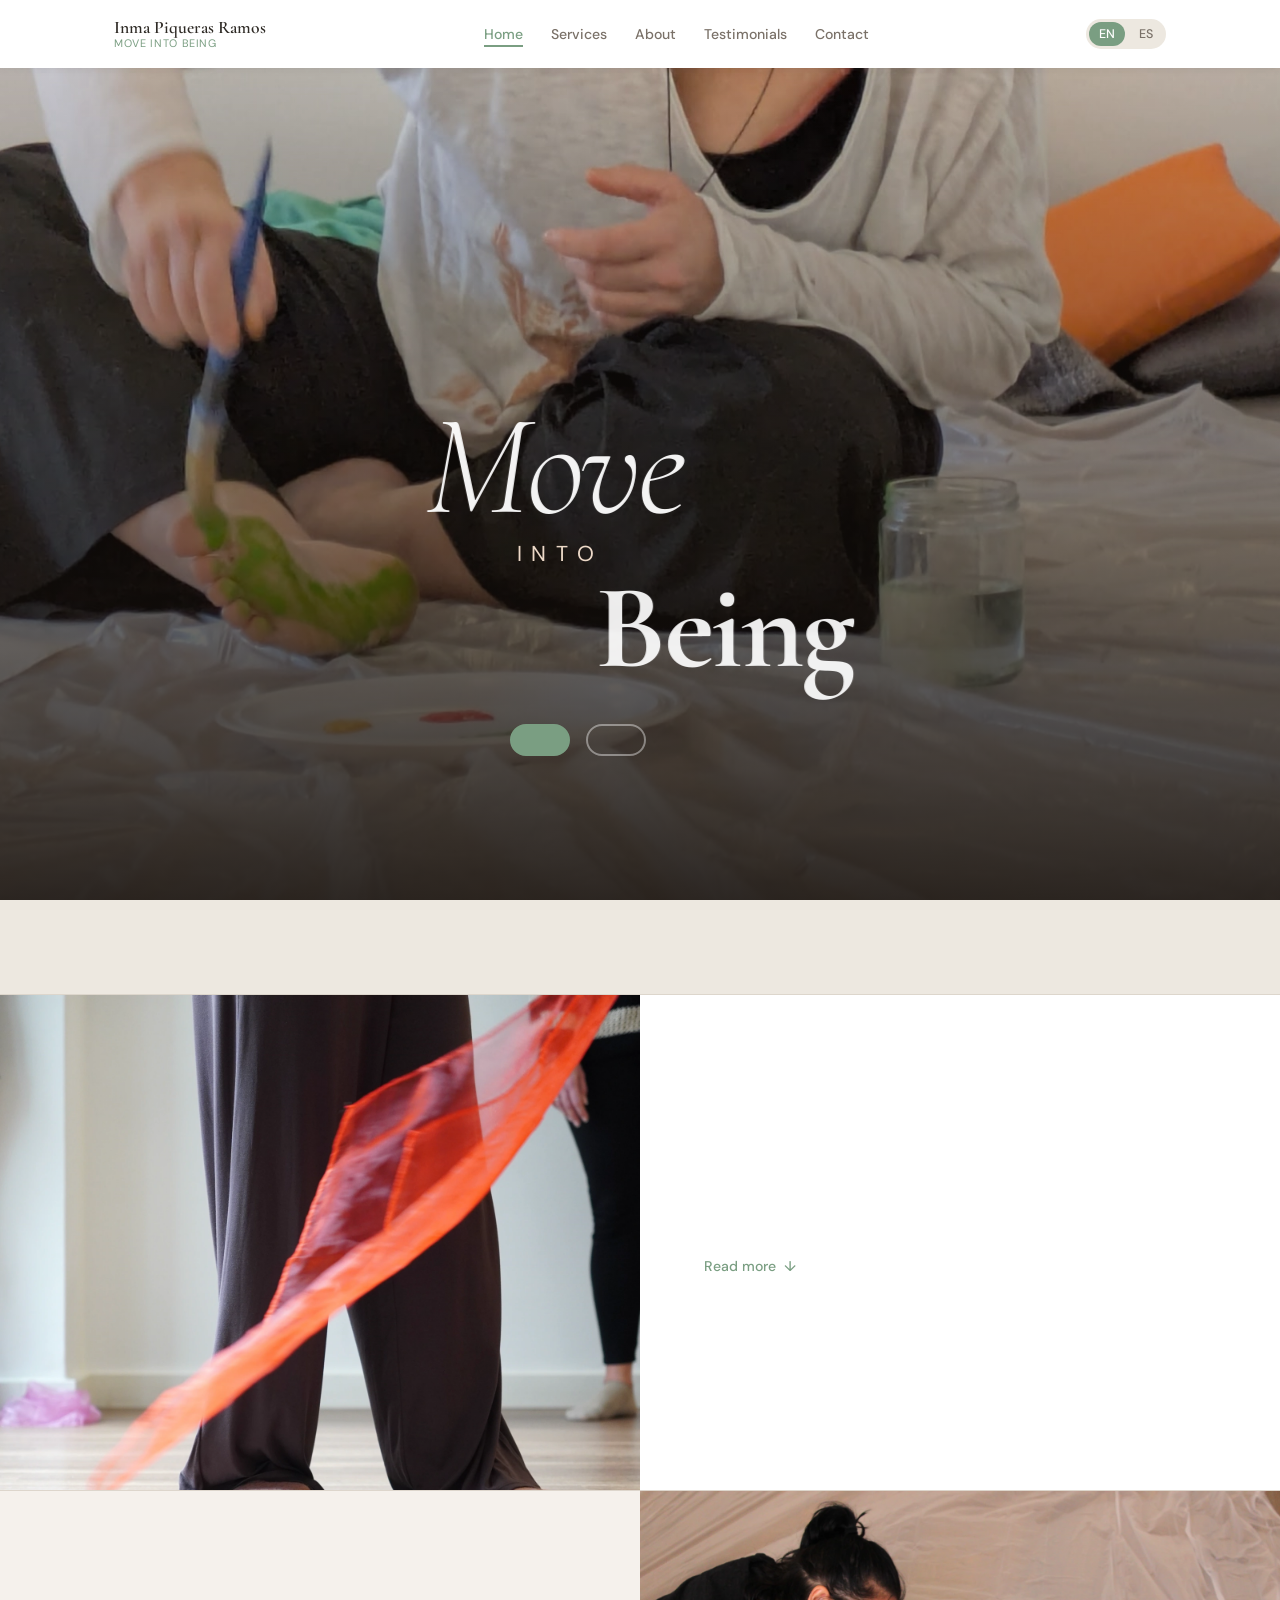
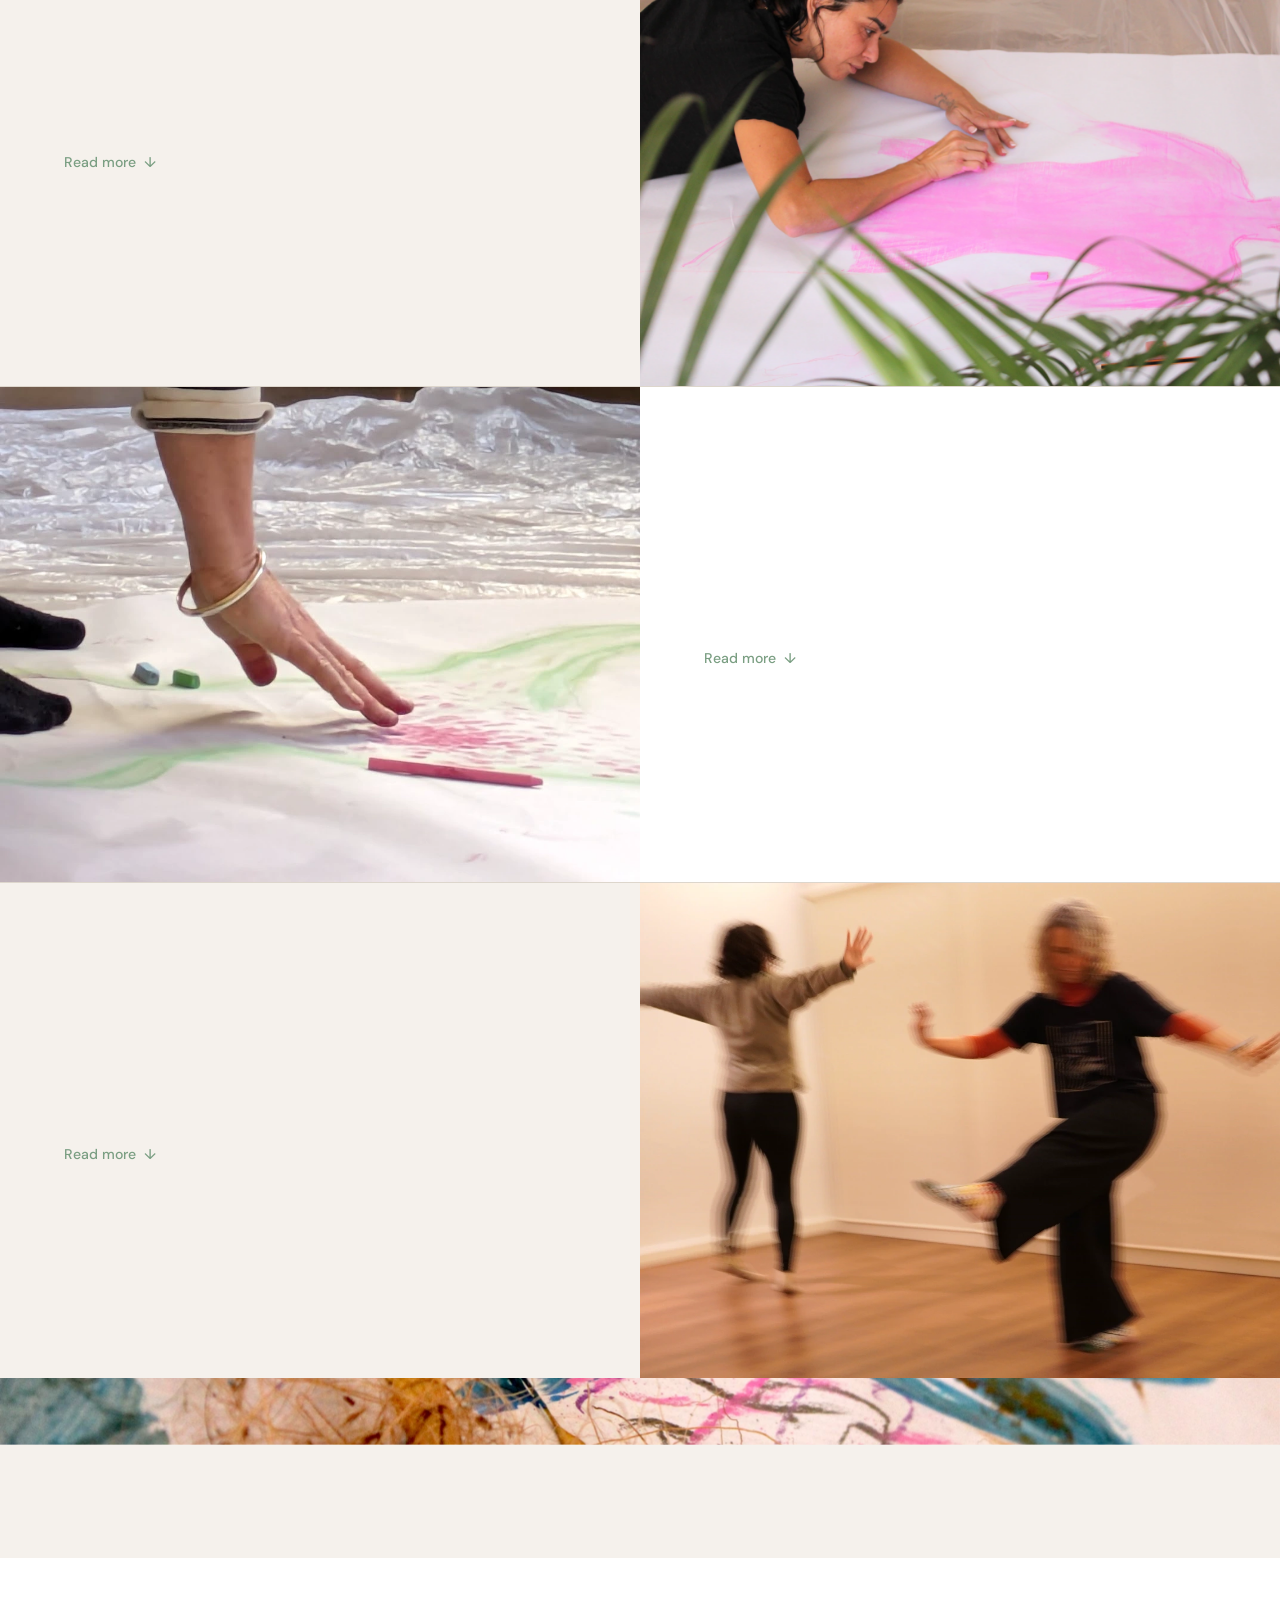
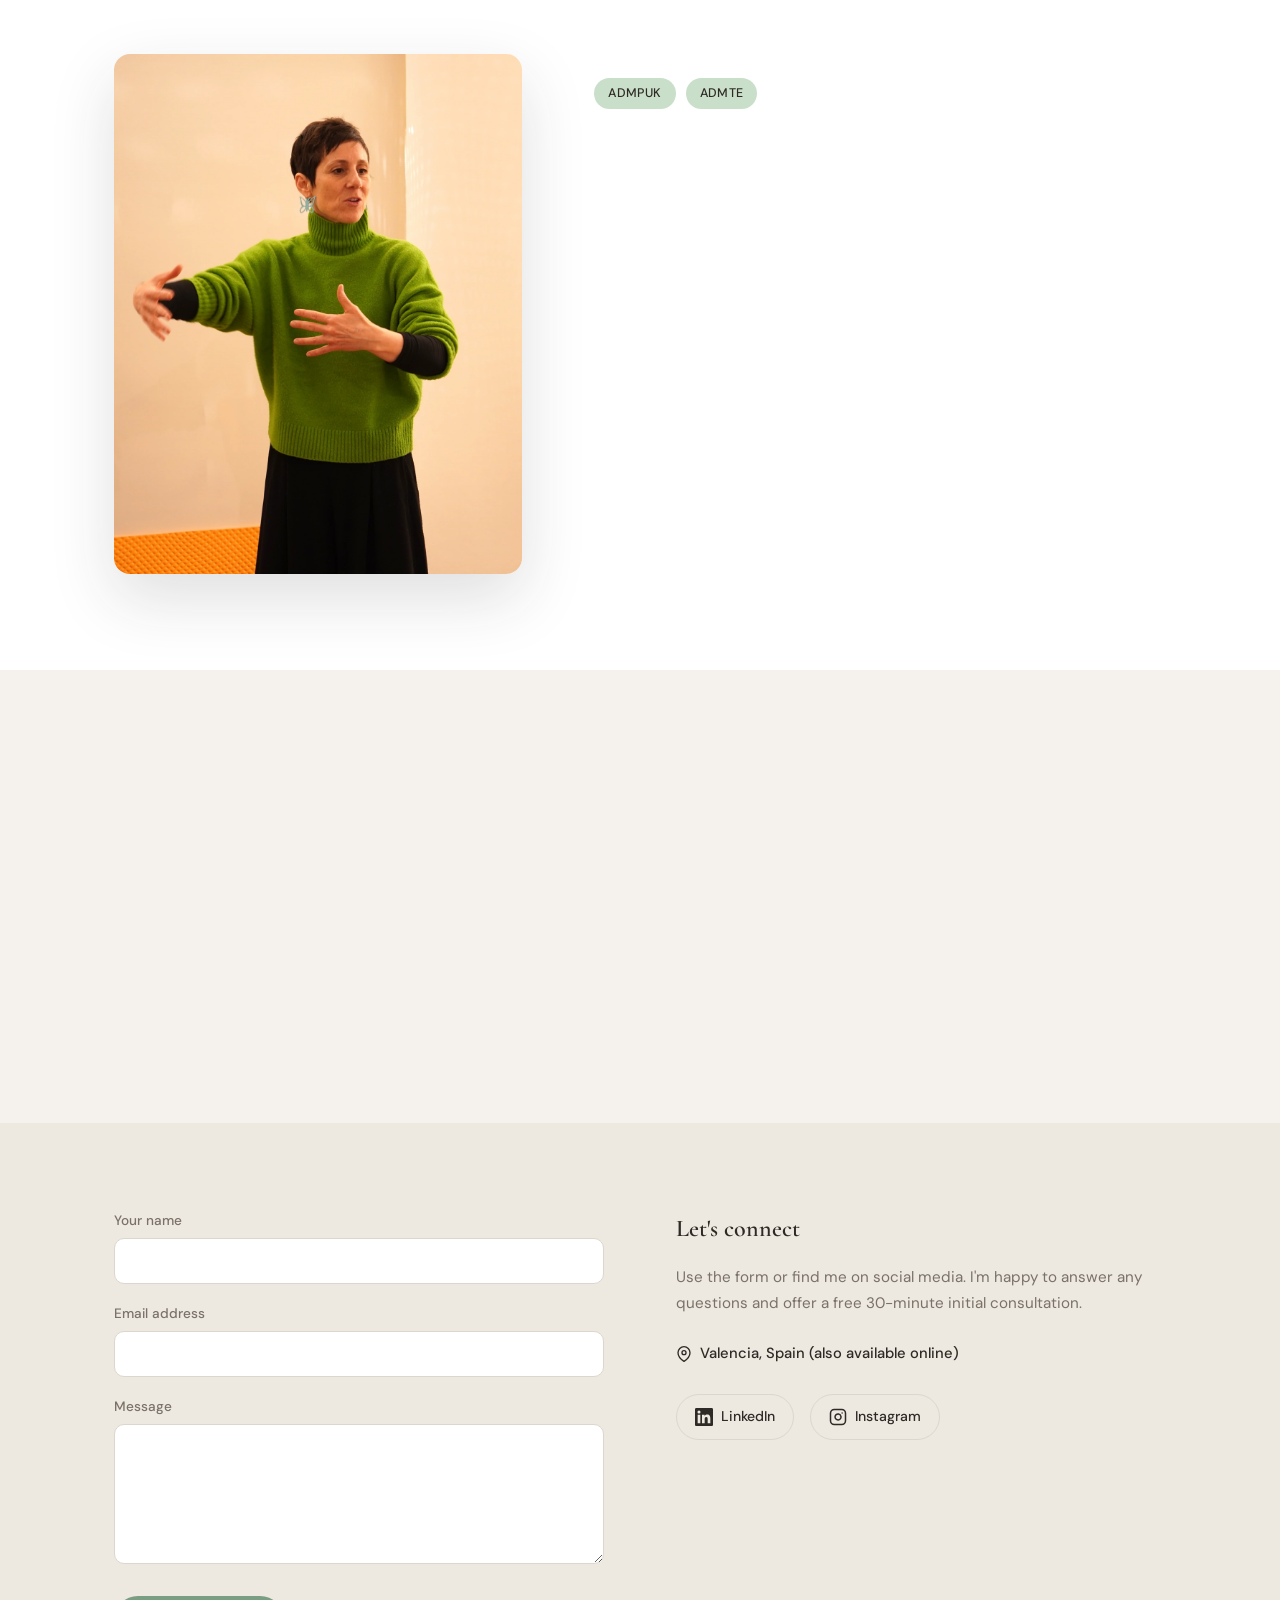
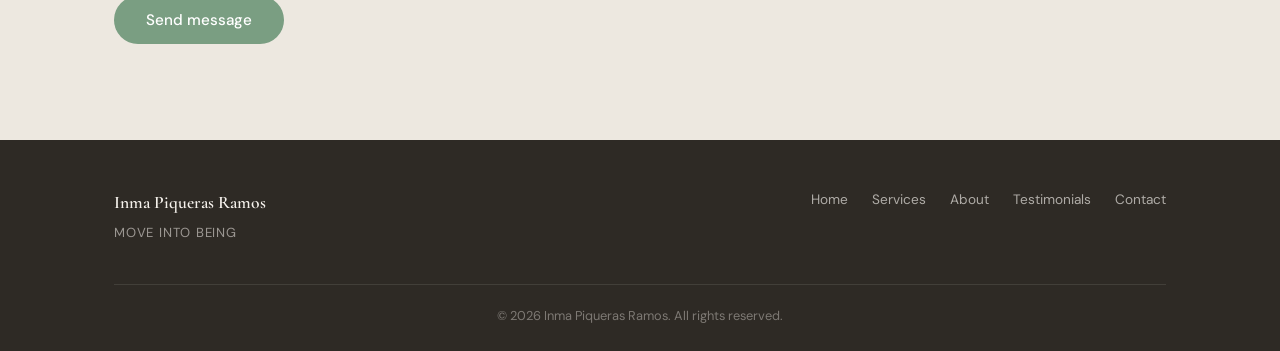
<file: index.html>
<!DOCTYPE html>
<html lang="en">
<head>
  <meta charset="UTF-8" />
  <meta name="viewport" content="width=device-width, initial-scale=1.0" />
  <meta name="description" content="Inma Piqueras Ramos — Dance Movement Psychotherapist, Supervisor and Trainer based in Valencia, Spain. Individual and group therapy, supervision, and training." />
  <title>Inma Piqueras Ramos · Move Into Being</title>

  <!-- Favicon placeholder -->
  <link rel="icon" type="image/svg+xml" href="data:image/svg+xml,<svg xmlns='http://www.w3.org/2000/svg' viewBox='0 0 100 100'><text y='.9em' font-size='90'>🌿</text></svg>" />

  <!-- Design tokens first, then site styles -->
  <link rel="stylesheet" href="config.css" />
  <link rel="stylesheet" href="style.css" />
</head>

<body data-lang="en">

<!-- ===========================
     HEADER / NAV
     =========================== -->
<header id="site-header" role="banner">
  <div class="container">
    <nav class="nav-inner" aria-label="Main navigation">

      <a href="#hero" class="nav-logo" aria-label="Inma Piqueras Ramos — home">
        <span class="logo-name">Inma Piqueras Ramos</span>
        <span class="logo-tagline">Move Into Being</span>
      </a>

      <ul class="nav-links" role="list">
        <li><a href="#hero"
               data-en="Home"
               data-es="Inicio">Home</a></li>
        <li><a href="#services"
               data-en="Services"
               data-es="Servicios">Services</a></li>
        <li><a href="#about"
               data-en="About"
               data-es="Sobre mí">About</a></li>
        <li><a href="#testimonials"
               data-en="Testimonials"
               data-es="Testimonios">Testimonials</a></li>
        <li><a href="#contact"
               data-en="Contact"
               data-es="Contacto">Contact</a></li>
      </ul>

      <div class="lang-toggle" role="group" aria-label="Language selection">
        <button class="lang-btn active"
                data-lang="en"
                aria-pressed="true"
                aria-label="Switch to English">EN</button>
        <button class="lang-btn"
                data-lang="es"
                aria-pressed="false"
                aria-label="Cambiar a español">ES</button>
      </div>

      <button id="nav-hamburger"
              class="nav-hamburger"
              aria-label="Open navigation menu"
              aria-expanded="false"
              aria-controls="nav-mobile">☰</button>

    </nav>

    <!-- Mobile dropdown nav -->
    <nav id="nav-mobile" class="nav-mobile" aria-label="Mobile navigation">
      <a href="#hero"
         data-en="Home"
         data-es="Inicio">Home</a>
      <a href="#services"
         data-en="Services"
         data-es="Servicios">Services</a>
      <a href="#about"
         data-en="About"
         data-es="Sobre mí">About</a>
      <a href="#testimonials"
         data-en="Testimonials"
         data-es="Testimonios">Testimonials</a>
      <a href="#contact"
         data-en="Contact"
         data-es="Contacto">Contact</a>
    </nav>
  </div>
</header>


<!-- ===========================
     HERO
     =========================== -->
<section id="hero" aria-label="Introduction">

  <div class="hero-bg" aria-hidden="true">
    <img src="images/body_mapping/green_foot.webp" alt="" />
  </div>
  <div class="hero-overlay" aria-hidden="true"></div>

  <div class="container">
    <div class="hero-content">

      <span class="hero-eyebrow" data-content-key="hero_eyebrow"></span>

      <h1 class="hero-title" aria-label="Move Into Being">
        <span class="hero-title-move">Move</span>
        <span class="hero-title-into">Into</span>
        <span class="hero-title-being">Being</span>
      </h1>

      <p class="hero-subtitle" data-content-key="hero_subtitle"></p>

      <p class="hero-intro" data-content-key="hero_intro"></p>

      <div class="hero-ctas">
        <a href="#contact" class="btn btn-primary" data-content-key="hero_cta_primary"></a>
        <a href="#services" class="btn btn-outline-light" data-content-key="hero_cta_secondary"></a>
      </div>

    </div>
  </div>
</section>

<!-- ===========================
     SERVICES
     =========================== -->
<section id="services" aria-labelledby="services-heading">
  <div class="container">
    <h2 id="services-heading" class="section-heading" data-content-key="services_heading"></h2>
  </div>

  <!-- Service 1: DMP — photo LEFT -->
  <article class="service-section" data-service-key="dmp" data-images='["images/dmp/floating_scarf.webp","images/dmp/fun_scarfs.webp"]' aria-label="Dance Movement Psychotherapy">
    <div class="service-header">
      <div class="service-photo-col">
        <img class="service-photo"
             src="images/dmp/floating_scarf.webp"
             alt="A colourful scarf floating through the air during a movement session" />
      </div>
      <div class="service-text-col">
        <span class="service-label"></span>
        <h3 class="service-title"></h3>
        <p class="service-short lang-en"></p>
        <p class="service-short lang-es"></p>
        <button class="service-expand-btn" aria-expanded="false">
          <span class="lang-en">Read more</span><span class="lang-es">Leer más</span>
          <span class="service-expand-arrow">↓</span>
        </button>
      </div>
    </div>
    <div class="service-drawer" aria-hidden="true">
      <div class="service-drawer-inner">
        <div class="lang-en"></div>
        <div class="lang-es"></div>
      </div>
    </div>
  </article>

  <!-- Service 2: Body Mapping — photo RIGHT -->
  <article class="service-section service-section--flip" data-service-key="sbm" data-images='["images/body_mapping/lying_down_drawing.webp","images/body_mapping/bluebody.webp","images/body_mapping/hand_reaching.webp","images/body_mapping/hand_string.webp","images/body_mapping/lying_down.webp"]' aria-label="Somatic Body Mapping">
    <div class="service-header">
      <div class="service-photo-col">
        <img class="service-photo"
             src="images/body_mapping/lying_down_drawing.webp"
             alt="A body map drawing created during a somatic body mapping session" />
      </div>
      <div class="service-text-col">
        <span class="service-label"></span>
        <h3 class="service-title"></h3>
        <p class="service-short lang-en"></p>
        <p class="service-short lang-es"></p>
        <button class="service-expand-btn" aria-expanded="false">
          <span class="lang-en">Read more</span><span class="lang-es">Leer más</span>
          <span class="service-expand-arrow">↓</span>
        </button>
      </div>
    </div>
    <div class="service-drawer" aria-hidden="true">
      <div class="service-drawer-inner">
        <div class="lang-en"></div>
        <div class="lang-es"></div>
      </div>
    </div>
  </article>

  <!-- Service 3: Supervision — photo LEFT -->
  <article class="service-section" data-service-key="supervision" data-images='["images/body_mapping/hand_reaching.webp","images/abstract/abstract_hand.webp","images/abstract/abstract_fibres.webp","images/abstract/feathers.webp"]' aria-label="Supervision">
    <div class="service-header">
      <div class="service-photo-col">
        <img class="service-photo"
             src="images/body_mapping/hand_reaching.webp"
             alt="A hand reaching upward, suggesting support and therapeutic connection" />
      </div>
      <div class="service-text-col">
        <span class="service-label"></span>
        <h3 class="service-title"></h3>
        <p class="service-short lang-en"></p>
        <p class="service-short lang-es"></p>
        <button class="service-expand-btn" aria-expanded="false">
          <span class="lang-en">Read more</span><span class="lang-es">Leer más</span>
          <span class="service-expand-arrow">↓</span>
        </button>
      </div>
    </div>
    <div class="service-drawer" aria-hidden="true">
      <div class="service-drawer-inner">
        <div class="lang-en"></div>
        <div class="lang-es"></div>
      </div>
    </div>
  </article>

  <!-- Service 4: Training — photo RIGHT -->
  <article class="service-section service-section--flip" data-service-key="training" data-images='["images/training_and_workshops/two_dancers.webp","images/training_and_workshops/blurred_feet.webp","images/training_and_workshops/candles.webp","images/training_and_workshops/colourful_string.webp","images/training_and_workshops/feet_lying_down.webp","images/training_and_workshops/green_inma_talking.webp"]' aria-label="Training and Workshops">
    <div class="service-header">
      <div class="service-photo-col">
        <img class="service-photo"
             src="images/training_and_workshops/two_dancers.webp"
             alt="Two people dancing expressively together in a workshop setting" />
      </div>
      <div class="service-text-col">
        <span class="service-label"></span>
        <h3 class="service-title"></h3>
        <p class="service-short lang-en"></p>
        <p class="service-short lang-es"></p>
        <button class="service-expand-btn" aria-expanded="false">
          <span class="lang-en">Read more</span><span class="lang-es">Leer más</span>
          <span class="service-expand-arrow">↓</span>
        </button>
      </div>
    </div>
    <div class="service-drawer" aria-hidden="true">
      <div class="service-drawer-inner">
        <div class="lang-en"></div>
        <div class="lang-es"></div>
      </div>
    </div>
  </article>

</section>

<div class="section-divider" aria-hidden="true">
  <img class="divider-img" src="images/abstract/abstract_hand.webp" alt="" />
</div>

<!-- ===========================
     ABOUT
     =========================== -->
<section id="about" aria-labelledby="about-heading">
  <div class="container">
    <div class="about-inner">

      <div class="about-portrait-col">
        <img class="about-portrait"
             src="images/training_and_workshops/inma_teaching.webp"
             alt="Inma Piqueras Ramos teaching a movement session"
             width="420"
             height="520" />
      </div>

      <div class="about-right">
        <h2 id="about-heading" data-content-key="about_heading"></h2>

        <p class="about-pullquote lang-en" data-content-key="about_pullquote" data-content-lang="en"></p>
        <p class="about-pullquote lang-es" data-content-key="about_pullquote" data-content-lang="es"></p>

        <div class="about-bio lang-en" data-content-key="about_bio" data-content-lang="en"></div>
        <div class="about-bio lang-es" data-content-key="about_bio" data-content-lang="es"></div>

        <div class="about-memberships" aria-label="Professional memberships">
          <span class="badge">ADMPUK</span>
          <span class="badge">ADMTE</span>
        </div>
      </div>

    </div>
  </div>
</section>

<!-- ===========================
     TESTIMONIALS
     =========================== -->
<section id="testimonials" aria-labelledby="testimonials-heading">
  <div class="container">
    <h2 id="testimonials-heading" class="section-heading" data-content-key="testimonials_heading"></h2>
  </div>

  <!-- English carousel — populated by script.js from data/testimonials.json -->
  <div class="testimonials-carousel lang-en" aria-label="Client testimonials">
    <div class="testimonials-track"></div>
  </div>

  <!-- Spanish carousel — populated by script.js from data/testimonials.json -->
  <div class="testimonials-carousel lang-es" aria-label="Testimonios de clientes">
    <div class="testimonials-track"></div>
  </div>

</section>


<!-- ===========================
     EVENTS
     =========================== -->
<section id="events" aria-labelledby="events-heading">
  <div class="container">

    <h2 id="events-heading" class="section-heading" data-content-key="events_heading"></h2>

    <div id="events-list" class="events-list" aria-live="polite" aria-label="Upcoming events"></div>

    <p id="events-empty"
       class="events-empty"
       style="display:none;"
       data-en="No upcoming events. Check back soon."
       data-es="No hay eventos próximos. ¡Vuelve pronto!">No upcoming events. Check back soon.</p>

  </div>
</section>

<!-- ===========================
     CONTACT
     =========================== -->
<section id="contact" aria-labelledby="contact-heading">
  <div class="container">

    <h2 id="contact-heading" class="section-heading" data-content-key="contact_heading"></h2>

    <div class="contact-inner">

      <!-- Form -->
      <div class="contact-form-wrap">
        <form action="https://formspree.io/f/xojrrgbw"
              method="POST"
              aria-label="Contact form"
              novalidate>

          <label class="contact-form-label" for="contact-name"
                 data-en="Your name"
                 data-es="Tu nombre">Your name</label>
          <input class="contact-input"
                 type="text"
                 id="contact-name"
                 name="name"
                 required
                 autocomplete="name"
                 aria-required="true" />

          <label class="contact-form-label" for="contact-email"
                 data-en="Email address"
                 data-es="Dirección de email">Email address</label>
          <input class="contact-input"
                 type="email"
                 id="contact-email"
                 name="email"
                 required
                 autocomplete="email"
                 aria-required="true" />

          <label class="contact-form-label" for="contact-message"
                 data-en="Message"
                 data-es="Mensaje">Message</label>
          <textarea class="contact-textarea"
                    id="contact-message"
                    name="message"
                    required
                    aria-required="true"
                    rows="5"></textarea>

          <button type="submit"
                  class="contact-submit"
                  data-en="Send message"
                  data-es="Enviar mensaje">Send message</button>

        </form>
      </div>

      <!-- Info -->
      <div class="contact-info">
        <h3 data-en="Let's connect"
            data-es="Conectemos">Let's connect</h3>

        <p class="lang-en">Use the form or find me on social media. I'm happy to answer any questions and offer a free 30-minute initial consultation.</p>
        <p class="lang-es">Usa el formulario o encuéntrame en redes sociales. Estoy encantada de responder tus preguntas y ofrecer una consulta inicial gratuita de 30 minutos.</p>

        <div class="contact-location" aria-label="Location">
          <!-- Location pin icon -->
          <svg width="16" height="16" viewBox="0 0 24 24" fill="none" stroke="currentColor" stroke-width="2" stroke-linecap="round" stroke-linejoin="round" aria-hidden="true">
            <path d="M21 10c0 7-9 13-9 13s-9-6-9-13a9 9 0 0 1 18 0z"/>
            <circle cx="12" cy="10" r="3"/>
          </svg>
          <span data-en="Valencia, Spain (also available online)"
                data-es="Valencia, España (también disponible en línea)">Valencia, Spain (also available online)</span>
        </div>

        <div class="contact-socials">

          <a href="https://www.linkedin.com/in/inma-piqueras-ramos-81144217/"
             target="_blank"
             rel="noopener noreferrer"
             class="social-link"
             aria-label="Inma Piqueras Ramos on LinkedIn">
            <!-- LinkedIn SVG -->
            <svg width="18" height="18" viewBox="0 0 24 24" fill="currentColor" aria-hidden="true">
              <path d="M20.447 20.452h-3.554v-5.569c0-1.328-.027-3.037-1.852-3.037-1.853 0-2.136 1.445-2.136 2.939v5.667H9.351V9h3.414v1.561h.046c.477-.9 1.637-1.85 3.37-1.85 3.601 0 4.267 2.37 4.267 5.455v6.286zM5.337 7.433a2.062 2.062 0 0 1-2.063-2.065 2.064 2.064 0 1 1 2.063 2.065zm1.782 13.019H3.555V9h3.564v11.452zM22.225 0H1.771C.792 0 0 .774 0 1.729v20.542C0 23.227.792 24 1.771 24h20.451C23.2 24 24 23.227 24 22.271V1.729C24 .774 23.2 0 22.222 0h.003z"/>
            </svg>
            LinkedIn
          </a>

          <a href="https://www.instagram.com/inma.piqueras.ramos/"
             target="_blank"
             rel="noopener noreferrer"
             class="social-link"
             aria-label="Inma Piqueras Ramos on Instagram">
            <!-- Instagram SVG -->
            <svg width="18" height="18" viewBox="0 0 24 24" fill="none" stroke="currentColor" stroke-width="2" stroke-linecap="round" stroke-linejoin="round" aria-hidden="true">
              <rect x="2" y="2" width="20" height="20" rx="5" ry="5"/>
              <path d="M16 11.37A4 4 0 1 1 12.63 8 4 4 0 0 1 16 11.37z"/>
              <line x1="17.5" y1="6.5" x2="17.51" y2="6.5"/>
            </svg>
            Instagram
          </a>

        </div>
      </div>

    </div>
  </div>
</section>


<!-- ===========================
     FOOTER
     =========================== -->
<footer id="site-footer" role="contentinfo">
  <div class="container">
    <div class="footer-inner">

      <div class="footer-brand">
        <p class="footer-name">Inma Piqueras Ramos</p>
        <p class="footer-tagline">Move Into Being</p>
      </div>

      <nav class="footer-nav" aria-label="Footer navigation">
        <a href="#hero"
           data-en="Home"
           data-es="Inicio">Home</a>
        <a href="#services"
           data-en="Services"
           data-es="Servicios">Services</a>
        <a href="#about"
           data-en="About"
           data-es="Sobre mí">About</a>
        <a href="#testimonials"
           data-en="Testimonials"
           data-es="Testimonios">Testimonials</a>
        <a href="#contact"
           data-en="Contact"
           data-es="Contacto">Contact</a>
      </nav>

    </div>

    <hr class="footer-divider" />

    <p class="footer-copy">
      &copy; <span id="year"></span> Inma Piqueras Ramos.
      <span data-en="All rights reserved."
            data-es="Todos los derechos reservados.">All rights reserved.</span>
    </p>
  </div>
</footer>

<script src="script.js?v=2"></script>
</body>
</html>
</file>
<file: config.css>
/* config.css — Edit this file to change site appearance */
:root {
  /* Colors */
  --bg:           #F5F1EC;
  --bg-alt:       #EDE8E0;
  --bg-card:      #FFFFFF;
  --text:         #2E2A25;
  --text-muted:   #7A7168;
  --sage:         #7A9E82;
  --sage-light:   #C9DFC9;
  --clay:         #BF9475;
  --clay-light:   #EDD9C8;
  --white:        #FFFFFF;
  --border:       #DDD6CC;

  /* Typography */
  --font-serif: 'Cormorant Garamond', Georgia, serif;
  --font-sans:  'DM Sans', system-ui, sans-serif;

  /* Layout */
  --max-w: 1100px;
  --section-py: 96px;
  --radius: 16px;

  /* Animation timings */
  --photo-fade:     5s;    /* service photo cross-fade duration */
  --photo-hold:     5s;   /* interval between photo swaps (hold + fade) */
  --divider-parallax-range: 20; /* % of image height the divider parallax shifts */
  --hero-parallax:  0.12;  /* hero title parallax strength (fraction of scroll px) */
  --hero-lerp:      0.05;  /* hero parallax smoothing (lower = more lag) */
}
</file>
<file: style.css>
@import url('https://fonts.googleapis.com/css2?family=Cormorant+Garamond:ital,wght@0,300;0,400;0,600;0,700;1,300;1,400;1,600&family=DM+Sans:wght@300;400;500&display=swap');

/* ===========================
   RESET & BASE
   =========================== */
*, *::before, *::after {
  box-sizing: border-box;
  margin: 0;
  padding: 0;
}

html {
  scroll-behavior: smooth;
  font-size: 16px;
}

body {
  font-family: var(--font-sans);
  background-color: var(--bg);
  color: var(--text);
  line-height: 1.7;
  -webkit-font-smoothing: antialiased;
}

img {
  display: block;
  max-width: 100%;
  height: auto;
}

a {
  color: inherit;
  text-decoration: none;
}

ul {
  list-style: none;
}

.container {
  max-width: var(--max-w);
  margin: 0 auto;
  padding: 0 24px;
}

.section-heading {
  font-family: var(--font-serif);
  font-size: clamp(2.5rem, 5vw, 3.5rem);
  font-weight: 600;
  color: var(--text);
  margin-bottom: calc(var(--section-py) * 0.49);
  text-align: center;
}

/* Language classes */
.lang-es {
  display: none;
}
body[data-lang="es"] .lang-en {
  display: none;
}
body[data-lang="es"] .lang-es {
  display: block;
}

/* ===========================
   HEADER / NAV
   =========================== */
#site-header {
  position: fixed;
  top: 0;
  left: 0;
  right: 0;
  background: var(--white);
  box-shadow: 0 1px 8px rgba(46, 42, 37, 0.08);
  z-index: 100;
}

.nav-inner {
  display: flex;
  align-items: center;
  justify-content: space-between;
  height: 68px;
  gap: 24px;
}

.nav-logo {
  display: flex;
  flex-direction: column;
  line-height: 1.1;
  flex-shrink: 0;
}

.nav-logo .logo-name {
  font-family: var(--font-serif);
  font-size: 1.1rem;
  font-weight: 600;
  color: var(--text);
  white-space: nowrap;
}

.nav-logo .logo-tagline {
  font-size: 0.68rem;
  font-weight: 400;
  color: var(--sage);
  letter-spacing: 0.06em;
  text-transform: uppercase;
}

.nav-links {
  display: flex;
  align-items: center;
  gap: 28px;
}

.nav-links a {
  font-size: 0.88rem;
  font-weight: 500;
  color: var(--text-muted);
  transition: color 0.2s;
  white-space: nowrap;
}

.nav-links a:hover,
.nav-links a.active {
  color: var(--sage);
}

.nav-links a.active {
  border-bottom: 2px solid var(--sage);
  padding-bottom: 2px;
}

/* Language toggle */
.lang-toggle {
  display: flex;
  align-items: center;
  gap: 4px;
  background: var(--bg-alt);
  border-radius: 20px;
  padding: 3px;
  flex-shrink: 0;
}

.lang-btn {
  background: none;
  border: none;
  cursor: pointer;
  font-family: var(--font-sans);
  font-size: 0.78rem;
  font-weight: 500;
  color: var(--text-muted);
  padding: 4px 10px;
  border-radius: 16px;
  transition: background 0.2s, color 0.2s;
}

.lang-btn.active,
.lang-btn:hover {
  background: var(--sage);
  color: var(--white);
}

/* Hamburger */
.nav-hamburger {
  display: none;
  background: none;
  border: none;
  cursor: pointer;
  font-size: 1.4rem;
  color: var(--text);
  padding: 4px;
  line-height: 1;
}

/* Mobile nav dropdown */
.nav-mobile {
  display: none;
  flex-direction: column;
  background: var(--white);
  border-top: 1px solid var(--border);
  padding: 16px 24px 20px;
  gap: 4px;
}

.nav-mobile a {
  font-size: 0.95rem;
  font-weight: 500;
  color: var(--text-muted);
  padding: 8px 0;
  border-bottom: 1px solid var(--border);
  transition: color 0.2s;
}

.nav-mobile a:last-child {
  border-bottom: none;
}

.nav-mobile a:hover {
  color: var(--sage);
}

.nav-mobile.open {
  display: flex;
}

/* ===========================
   HERO
   =========================== */
#hero {
  position: relative;
  min-height: 100vh;
  display: flex;
  align-items: flex-end;
  padding-top: 68px;
  overflow: hidden;
}

.hero-bg {
  position: absolute;
  inset: 0;
  z-index: 0;
}

.hero-bg img {
  width: 100%;
  height: 100%;
  object-fit: cover;
  object-position: center 25%;
}

.hero-overlay {
  position: absolute;
  inset: 0;
  z-index: 1;
  background: linear-gradient(
    to top,
    rgba(24, 18, 14, 0.9) 0%,
    rgba(24, 18, 14, 0.55) 40%,
    rgba(24, 18, 14, 0.15) 100%
  );
}

.hero-content {
  position: relative;
  z-index: 2;
  padding-bottom: 144px;
}

/* Three-line creative title */
.hero-title {
  display: block;
  font-family: var(--font-serif);
  line-height: 1;
  margin-bottom: 28px;
}

.hero-title-move {
  display: block;
  font-size: clamp(5rem, 12vw, 9rem);
  font-weight: 300;
  font-style: italic;
  color: rgba(255, 255, 255, 0.95);
  letter-spacing: -0.02em;
  will-change: transform;
}

.hero-title-into {
  display: block;
  font-family: var(--font-sans);
  font-size: clamp(0.85rem, 2vw, 1.35rem);
  font-weight: 400;
  letter-spacing: 0.45em;
  text-transform: uppercase;
  color: var(--clay-light);
  margin: 6px 0 2px 0.3em;
}

.hero-title-being {
  display: block;
  font-size: clamp(4rem, 9.5vw, 7.5rem);
  font-weight: 700;
  font-style: normal;
  color: rgba(255, 255, 255, 0.92);
  letter-spacing: -0.02em;
  will-change: transform;
}

.hero-subtitle {
  font-family: var(--font-sans);
  font-size: clamp(0.85rem, 2vw, 1.35rem);
  font-weight: 400;
  color: var(--clay-light);
  margin-bottom: 36px;
  letter-spacing: 0.12em;
}

.hero-ctas {
  display: flex;
  gap: 16px;
  flex-wrap: wrap;
}

.btn {
  display: inline-block;
  padding: 14px 28px;
  border-radius: 100px;
  font-family: var(--font-sans);
  font-size: 0.9rem;
  font-weight: 500;
  cursor: pointer;
  transition: background 0.2s, color 0.2s, transform 0.15s, box-shadow 0.2s;
  border: 2px solid transparent;
  white-space: nowrap;
}

.btn-primary {
  background: var(--sage);
  color: var(--white);
  border-color: var(--sage);
}

.btn-primary:hover {
  background: #6a8e72;
  border-color: #6a8e72;
  transform: translateY(-2px);
  box-shadow: 0 6px 20px rgba(122, 158, 130, 0.35);
}

.btn-outline {
  background: transparent;
  color: var(--sage);
  border-color: var(--sage);
}

.btn-outline:hover {
  background: var(--sage);
  color: var(--white);
  transform: translateY(-2px);
}

/* Ghost button for use on dark backgrounds */
.btn-outline-light {
  background: transparent;
  color: rgba(255, 255, 255, 0.85);
  border-color: rgba(255, 255, 255, 0.4);
}

.btn-outline-light:hover {
  background: rgba(255, 255, 255, 0.12);
  color: #fff;
  border-color: rgba(255, 255, 255, 0.7);
  transform: translateY(-2px);
}

/* ===========================
   SECTION DIVIDERS (parallax image slices)
   =========================== */
.section-divider {
  height: 20vh;
  overflow: hidden;
  position: relative;
}

.divider-img {
  position: absolute;
  width: 100%;
  /* Taller than container so there's room to scroll */
  height: 160%;
  top: -30%;
  left: 0;
  object-fit: cover;
  will-change: transform;
}

/* ===========================
   SERVICES
   =========================== */
#services {
  padding: calc(var(--section-py) * 0.49) 0 0;
  background: var(--bg-alt);
}

/* Services — full-width horizontal sections */
.service-section {
  border-top: 1px solid var(--border);
  cursor: pointer;
  scroll-margin-top: 68px;
}

.service-header {
  display: grid;
  grid-template-columns: 1fr 1fr;
  min-height: 55vh;
}

.service-section--flip .service-header .service-photo-col {
  order: 2;
}

.service-photo-col {
  position: relative;
  overflow: hidden;
}

.service-photo {
  position: absolute;
  inset: 0;
  width: 100%;
  height: 100%;
  object-fit: cover;
  object-position: center;
  transition: opacity var(--photo-fade) ease;
}

.service-text-col {
  padding: 56px 64px;
  display: flex;
  flex-direction: column;
  justify-content: center;
  background: var(--bg-card);
}

.service-section--flip .service-text-col {
  background: var(--bg);
}


.service-title {
  font-family: var(--font-serif);
  font-size: clamp(1.8rem, 2.8vw, 2.4rem);
  font-weight: 600;
  color: var(--text);
  line-height: 1.2;
  margin-bottom: 18px;
}

/* Sits under the title; size between title and body text */
.service-subtitle {
  font-family: var(--font-serif);
  font-size: 1.35rem;
  font-style: italic;
  font-weight: 600;
  color: #7A5A44;
  line-height: 1.35;
  margin: -8px 0 18px;
}

.service-short {
  font-size: 0.97rem;
  color: var(--text-muted);
  line-height: 1.72;
  margin-bottom: 28px;
  max-width: 440px;
}

.service-short p + p,
.service-short p + .text-list,
.service-short .text-list + p {
  margin-top: 12px;
}

/* Bulleted lists from "- " lines in the sheet */
.text-list {
  list-style: none;
  margin-bottom: 14px;
}

.text-list li {
  position: relative;
  padding-left: 1.2em;
  margin-bottom: 6px;
}

.text-list li::before {
  content: '';
  position: absolute;
  left: 0.2em;
  top: 0.7em;
  width: 6px;
  height: 6px;
  border-radius: 50%;
  background: var(--clay);
}

.text-list:last-child {
  margin-bottom: 0;
}

.service-expand-btn {
  display: inline-flex;
  align-items: center;
  gap: 8px;
  background: none;
  border: none;
  cursor: pointer;
  font-family: var(--font-sans);
  font-size: 0.88rem;
  font-weight: 500;
  color: var(--sage);
  padding: 0;
  transition: color 0.2s;
  align-self: flex-start;
}

.service-expand-btn:hover {
  color: #5e8065;
}

.service-expand-arrow {
  display: inline-block;
  transition: transform 0.35s ease;
  line-height: 1;
}

.service-section.expanded .service-expand-arrow {
  transform: rotate(180deg);
}

/* Full-width drawer that slides open below the header */
.service-drawer {
  overflow: hidden;
  max-height: 0;
  opacity: 0;
  transition: max-height 0.55s ease, opacity 0.4s ease 0.1s;
  border-top: 0px solid var(--border);
}

.service-section.expanded .service-drawer {
  opacity: 1;
  border-top-width: 1px;
}

.service-drawer-inner {
  max-width: var(--max-w);
  margin: 0 auto;
  padding: 48px 24px;
  columns: 2;
  column-gap: 64px;
}

.service-drawer-inner p {
  font-size: 0.95rem;
  line-height: 1.78;
  color: var(--text);
  margin-bottom: 14px;
  break-inside: avoid;
}

.service-drawer-inner p:last-child {
  margin-bottom: 0;
}

.service-drawer-cta {
  column-span: all;
  text-align: center;
  margin-top: 40px;
}

/* ===========================
   YOUTUBE EMBED
   =========================== */
.youtube-embed {
  position: relative;
  width: 100%;
  aspect-ratio: 16 / 9;
  margin: 24px 0;
  border-radius: 12px;
  overflow: hidden;
  break-inside: avoid;
}

.youtube-embed iframe {
  position: absolute;
  inset: 0;
  width: 100%;
  height: 100%;
  border: 0;
}

.youtube-embed--small {
  max-width: 320px;
  margin: 16px auto;
}

.service-drawer-cta .btn {
  padding: 14px 32px;
  font-size: 0.95rem;
  border-width: 1px;
}

/* ===========================
   ABOUT
   =========================== */
#about {
  padding: var(--section-py) 0;
  background: var(--white);
}

.about-inner {
  display: grid;
  grid-template-columns: 5fr 7fr;
  gap: 72px;
  align-items: start;
}

.about-portrait-col {
}

.about-portrait {
  width: 100%;
  height: 520px;
  object-fit: cover;
  object-position: center top;
  border-radius: var(--radius);
  box-shadow: 0 24px 64px rgba(46, 42, 37, 0.15);
  display: block;
}

.about-pullquote {
  font-family: var(--font-serif);
  font-size: clamp(1.2rem, 2.2vw, 1.55rem);
  font-style: italic;
  font-weight: 400;
  color: var(--sage);
  line-height: 1.5;
  margin-bottom: 24px;
  border-left: 3px solid var(--sage-light);
  padding-left: 18px;
}

.about-right h2 {
  font-family: var(--font-serif);
  font-size: 1.8rem;
  font-weight: 600;
  margin-bottom: 16px;
}

.about-bio {
  font-size: 0.97rem;
  line-height: 1.8;
  color: var(--text);
}

.about-bio p {
  margin-bottom: 16px;
}

.about-memberships {
  margin-top: 24px;
  display: flex;
  gap: 10px;
  flex-wrap: wrap;
}

.badge {
  display: inline-block;
  padding: 5px 14px;
  border-radius: 100px;
  font-size: 0.78rem;
  font-weight: 500;
  background: var(--sage-light);
  color: var(--text);
  letter-spacing: 0.03em;
  text-decoration: none;
  transition: background 0.2s, color 0.2s;
}

.badge:hover {
  background: var(--sage);
  color: var(--white);
}

/* ===========================
   TESTIMONIALS
   =========================== */
#testimonials {
  padding: calc(var(--section-py) * 0.49) 0 var(--section-py);
  background:
    linear-gradient(rgba(237, 217, 200, 0.55), rgba(237, 217, 200, 0.55)),
    url('images/abstract/abstract_cloth.JPG') center / cover no-repeat;
  background-attachment: fixed;
  overflow: hidden;
}


.testimonials-carousel {
  overflow: hidden;
  width: 100%;
  padding: 8px 0 16px;
  cursor: default;
}

.testimonials-track {
  display: flex;
  gap: 24px;
  width: max-content;
  animation: testimonials-scroll 65s linear infinite;
}

.testimonials-track:hover {
  animation-play-state: paused;
}

@keyframes testimonials-scroll {
  0%   { transform: translateX(0); }
  100% { transform: translateX(-50%); }
}

.testimonial-card {
  flex: 0 0 340px;
  background: var(--white);
  border-radius: var(--radius);
  padding: 22px 24px;
  border: 1px solid var(--border);
}

.testimonial-quote-mark {
  font-family: var(--font-serif);
  font-size: 2.8rem;
  line-height: 0.8;
  color: var(--sage-light);
  margin-bottom: 8px;
  display: block;
}

.testimonial-text {
  font-style: italic;
  font-size: 0.9rem;
  line-height: 1.65;
  color: var(--text);
  margin-bottom: 14px;
}

.testimonial-name {
  font-size: 0.8rem;
  font-weight: 500;
  color: var(--text-muted);
}

.testimonial-name::before {
  content: '— ';
}

/* ===========================
   EVENTS
   =========================== */
/* ===========================
   FAQ
   =========================== */
#faq {
  padding: var(--section-py) 0;
  background: var(--bg);
}

.faq-list {
  max-width: 760px;
  margin: 0 auto;
}

.faq-item {
  border-bottom: 1px solid var(--border);
}

.faq-item:first-child {
  border-top: 1px solid var(--border);
}

.faq-question {
  display: flex;
  justify-content: space-between;
  align-items: center;
  gap: 24px;
  padding: 22px 0;
  list-style: none;
  cursor: pointer;
  font-family: var(--font-serif);
  font-size: 1.4rem;
  font-weight: 600;
  line-height: 1.3;
  color: var(--text);
  transition: color 0.2s;
}

.faq-question::-webkit-details-marker {
  display: none;
}

.faq-question:hover {
  color: var(--clay);
}

.faq-icon::before {
  content: '+';
  display: inline-block;
  font-family: var(--font-sans);
  font-size: 1.5rem;
  font-weight: 300;
  color: var(--clay);
  transition: transform 0.3s ease;
}

.faq-item[open] .faq-icon::before {
  transform: rotate(45deg);
}

.faq-answer {
  padding-bottom: 24px;
  color: var(--text-muted);
  line-height: 1.75;
}

.faq-answer p + p {
  margin-top: 12px;
}

/* Smooth unfold in browsers that support it; others just open instantly */
.faq-item {
  interpolate-size: allow-keywords;
}

.faq-item::details-content {
  block-size: 0;
  overflow: hidden;
  transition: block-size 0.35s ease, content-visibility 0.35s allow-discrete;
}

.faq-item[open]::details-content {
  block-size: auto;
}

#events {
  padding: var(--section-py) 0;
  background: var(--bg);
}

.events-list {
  display: grid;
  gap: 20px;
}

.event-card {
  background: var(--bg-card);
  border-radius: var(--radius);
  padding: 28px;
  display: grid;
  grid-template-columns: 80px 1fr;
  gap: 24px;
  align-items: start;
  border: 1px solid var(--border);
  transition: transform 0.2s, box-shadow 0.2s;
}

.event-card:hover {
  transform: translateY(-2px);
  box-shadow: 0 8px 24px rgba(46, 42, 37, 0.08);
}

.event-date-badge {
  display: flex;
  flex-direction: column;
  align-items: center;
  justify-content: center;
  background: var(--sage);
  color: var(--white);
  border-radius: 12px;
  padding: 10px 8px;
  text-align: center;
  line-height: 1.1;
}

.event-date-day {
  font-family: var(--font-serif);
  font-size: 1.7rem;
  font-weight: 700;
}

.event-date-month {
  font-size: 0.72rem;
  font-weight: 500;
  letter-spacing: 0.06em;
  text-transform: uppercase;
}

.event-body h3 {
  font-family: var(--font-serif);
  font-size: 1.2rem;
  font-weight: 600;
  margin-bottom: 6px;
}

.event-body p {
  font-size: 0.9rem;
  color: var(--text-muted);
  margin-bottom: 6px;
}

.event-location {
  font-size: 0.82rem;
  color: var(--text-muted);
  display: flex;
  align-items: center;
  gap: 4px;
  margin-top: 8px;
}

.event-link {
  display: inline-block;
  margin-top: 12px;
  font-size: 0.85rem;
  font-weight: 500;
  color: var(--sage);
  text-decoration: underline;
  text-underline-offset: 3px;
}

.events-empty {
  text-align: center;
  padding: 60px 24px;
  color: var(--text-muted);
  font-size: 1rem;
  font-style: italic;
}

/* ===========================
   CONTACT
   =========================== */
#contact {
  padding: calc(var(--section-py) * 0.4) 0 var(--section-py);
  background: var(--bg-alt);
  scroll-margin-top: 68px;
}

.contact-inner {
  display: grid;
  grid-template-columns: 1fr 1fr;
  gap: 72px;
  align-items: start;
}

.contact-form-label {
  display: block;
  font-size: 0.85rem;
  font-weight: 500;
  color: var(--text-muted);
  margin-bottom: 6px;
  margin-top: 18px;
}

.contact-form-label:first-child {
  margin-top: 0;
}

.contact-input,
.contact-textarea {
  width: 100%;
  padding: 12px 16px;
  border: 1.5px solid var(--border);
  border-radius: 10px;
  background: var(--white);
  font-family: var(--font-sans);
  font-size: 0.95rem;
  color: var(--text);
  transition: border-color 0.2s;
  outline: none;
}

.contact-input:focus,
.contact-textarea:focus {
  border-color: var(--sage);
}

.contact-textarea {
  min-height: 140px;
  resize: vertical;
}

.contact-submit {
  margin-top: 24px;
  padding: 14px 32px;
  background: var(--sage);
  color: var(--white);
  border: none;
  border-radius: 100px;
  font-family: var(--font-sans);
  font-size: 0.95rem;
  font-weight: 500;
  cursor: pointer;
  transition: background 0.2s, transform 0.15s;
}

.contact-submit:hover {
  background: #6a8e72;
  transform: translateY(-2px);
}

.contact-info h3 {
  font-family: var(--font-serif);
  font-size: 1.5rem;
  font-weight: 600;
  margin-bottom: 16px;
}

.contact-info p {
  font-size: 0.95rem;
  color: var(--text-muted);
  margin-bottom: 24px;
  line-height: 1.7;
}

.contact-location {
  display: flex;
  align-items: center;
  gap: 8px;
  font-size: 0.92rem;
  color: var(--text);
  margin-bottom: 28px;
  font-weight: 500;
}

.contact-socials {
  display: flex;
  gap: 16px;
  align-items: center;
}

.social-link {
  display: flex;
  align-items: center;
  gap: 8px;
  font-size: 0.88rem;
  font-weight: 500;
  color: var(--text);
  padding: 10px 18px;
  border: 1.5px solid var(--border);
  border-radius: 100px;
  transition: border-color 0.2s, color 0.2s, background 0.2s;
}

.social-link:hover {
  border-color: var(--sage);
  color: var(--sage);
}

.social-link svg {
  flex-shrink: 0;
}

/* ===========================
   FOOTER
   =========================== */
#site-footer {
  background: #2E2A25;
  color: rgba(245, 241, 236, 0.8);
  padding: 48px 0 24px;
}

.footer-inner {
  display: flex;
  justify-content: space-between;
  align-items: flex-start;
  gap: 40px;
  margin-bottom: 40px;
}

.footer-brand .footer-name {
  font-family: var(--font-serif);
  font-size: 1.1rem;
  color: #F5F1EC;
  font-weight: 600;
  margin-bottom: 4px;
}

.footer-brand .footer-tagline {
  font-size: 0.82rem;
  color: rgba(245, 241, 236, 0.55);
  letter-spacing: 0.06em;
  text-transform: uppercase;
}

.footer-nav {
  display: flex;
  gap: 24px;
  flex-wrap: wrap;
}

.footer-nav a {
  font-size: 0.85rem;
  color: rgba(245, 241, 236, 0.65);
  transition: color 0.2s;
}

.footer-nav a:hover {
  color: var(--sage-light);
}

.footer-divider {
  border: none;
  border-top: 1px solid rgba(245, 241, 236, 0.1);
  margin-bottom: 20px;
}

.footer-copy {
  text-align: center;
  font-size: 0.8rem;
  color: rgba(245, 241, 236, 0.4);
}

/* ===========================
   RESPONSIVE — 1024px
   =========================== */
@media (max-width: 1024px) {
  .about-inner {
    gap: 48px;
  }

  .hero-title-move {
    font-size: clamp(4rem, 11vw, 7rem);
  }

  .hero-title-being {
    font-size: clamp(3.5rem, 9vw, 6rem);
  }
}

/* ===========================
   RESPONSIVE — 768px (mobile)
   =========================== */
@media (max-width: 768px) {
  :root {
    --section-py: 64px;
  }

  /* Nav */
  .nav-links {
    display: none;
  }

  .nav-hamburger {
    display: block;
  }

  /* Hero — size to content instead of filling the screen */
  #hero {
    min-height: auto;
  }

  .hero-content {
    padding-top: 40px;
    padding-bottom: 56px;
  }

  .hero-title-move {
    font-size: clamp(3.5rem, 14vw, 5.5rem);
  }

  .hero-title-being {
    font-size: clamp(3rem, 12vw, 4.5rem);
  }

  /* Services — stack on mobile */
  .service-header {
    grid-template-columns: 1fr;
    min-height: auto;
  }

  .service-photo-col {
    height: 50vw;
    min-height: 220px;
  }

  /* Photo always on top on mobile regardless of flip */
  .service-section--flip .service-header .service-photo-col {
    order: 0;
  }

  .service-text-col {
    padding: 36px 24px;
  }

  .service-drawer-inner {
    columns: 1;
    padding: 32px 24px;
  }

  /* About */
  .about-inner {
    grid-template-columns: 1fr;
    gap: 32px;
  }

  .about-portrait-col {
    position: static;
  }

  .about-portrait {
    max-height: 420px;
    object-fit: cover;
    object-position: top center;
  }

  /* Testimonials — carousel narrows cards on mobile */
  .testimonial-card {
    flex: 0 0 280px;
  }

  /* Events */
  .event-card {
    grid-template-columns: 1fr;
  }

  .event-date-badge {
    flex-direction: row;
    justify-content: flex-start;
    gap: 8px;
    width: fit-content;
    padding: 8px 16px;
  }

  .event-date-day {
    font-size: 1.1rem;
  }

  /* Contact */
  .contact-inner {
    grid-template-columns: 1fr;
    gap: 40px;
  }

  /* Footer */
  .footer-inner {
    flex-direction: column;
    gap: 24px;
  }

  .footer-nav {
    gap: 16px;
  }
}

@media (max-width: 480px) {
  .hero-title-move {
    font-size: clamp(3rem, 16vw, 4.5rem);
  }

  .hero-title-being {
    font-size: clamp(2.5rem, 13vw, 4rem);
  }

  .btn {
    padding: 12px 22px;
    font-size: 0.85rem;
  }
}
</file>
